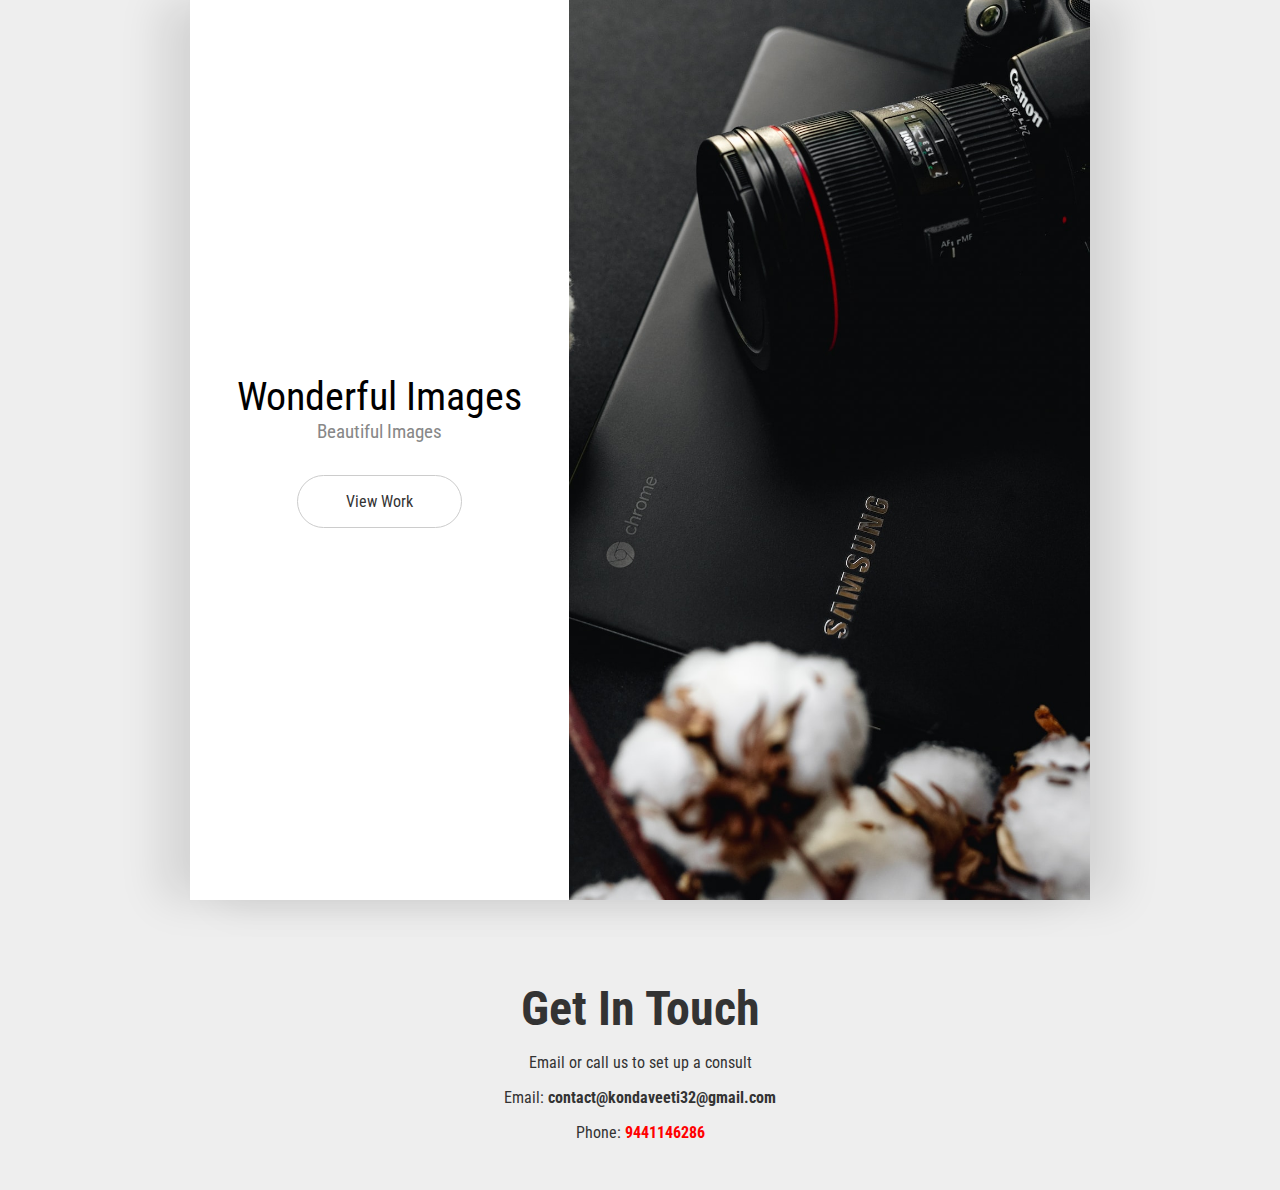
<file: index.html>
<!DOCTYPE html>
<html lang="en">
<head>
    <meta charset="UTF-8">
    <meta name="viewport" content="width=device-width,
    initial-scale=1.0">
    <meta http-equiv="X-UA-Compatible" content="ie=edge">
    <link rel="stylesheet" href="style.css">
    <title>Photography project</title>
</head>

<body>
    <main>
        <!--Landing Area-->
        <div id="landing">
            <div id="landing-text">
                <div id="landing-text-inner">
                    <h1>Wonderful Images</h1>
                    <h2>Beautiful Images</h2>
                    <a href="work.html" class="btn" id="view-work">
                        View Work
                    </a>
                </div>
            </div>
            <div id="landing-image"></div>
        </div>
        
    </main>

    <footer>
        <h3>Get In Touch</h3>
        <p>Email or call us to set up a consult</p>
        <p>Email: <strong>contact@kondaveeti32@gmail.com</strong></p>
        <p>Phone:
            <a href="9441146286">
                <strong>9441146286</strong>
            </a>
        </p>
    </footer>

</body>
 
</html>
</file>
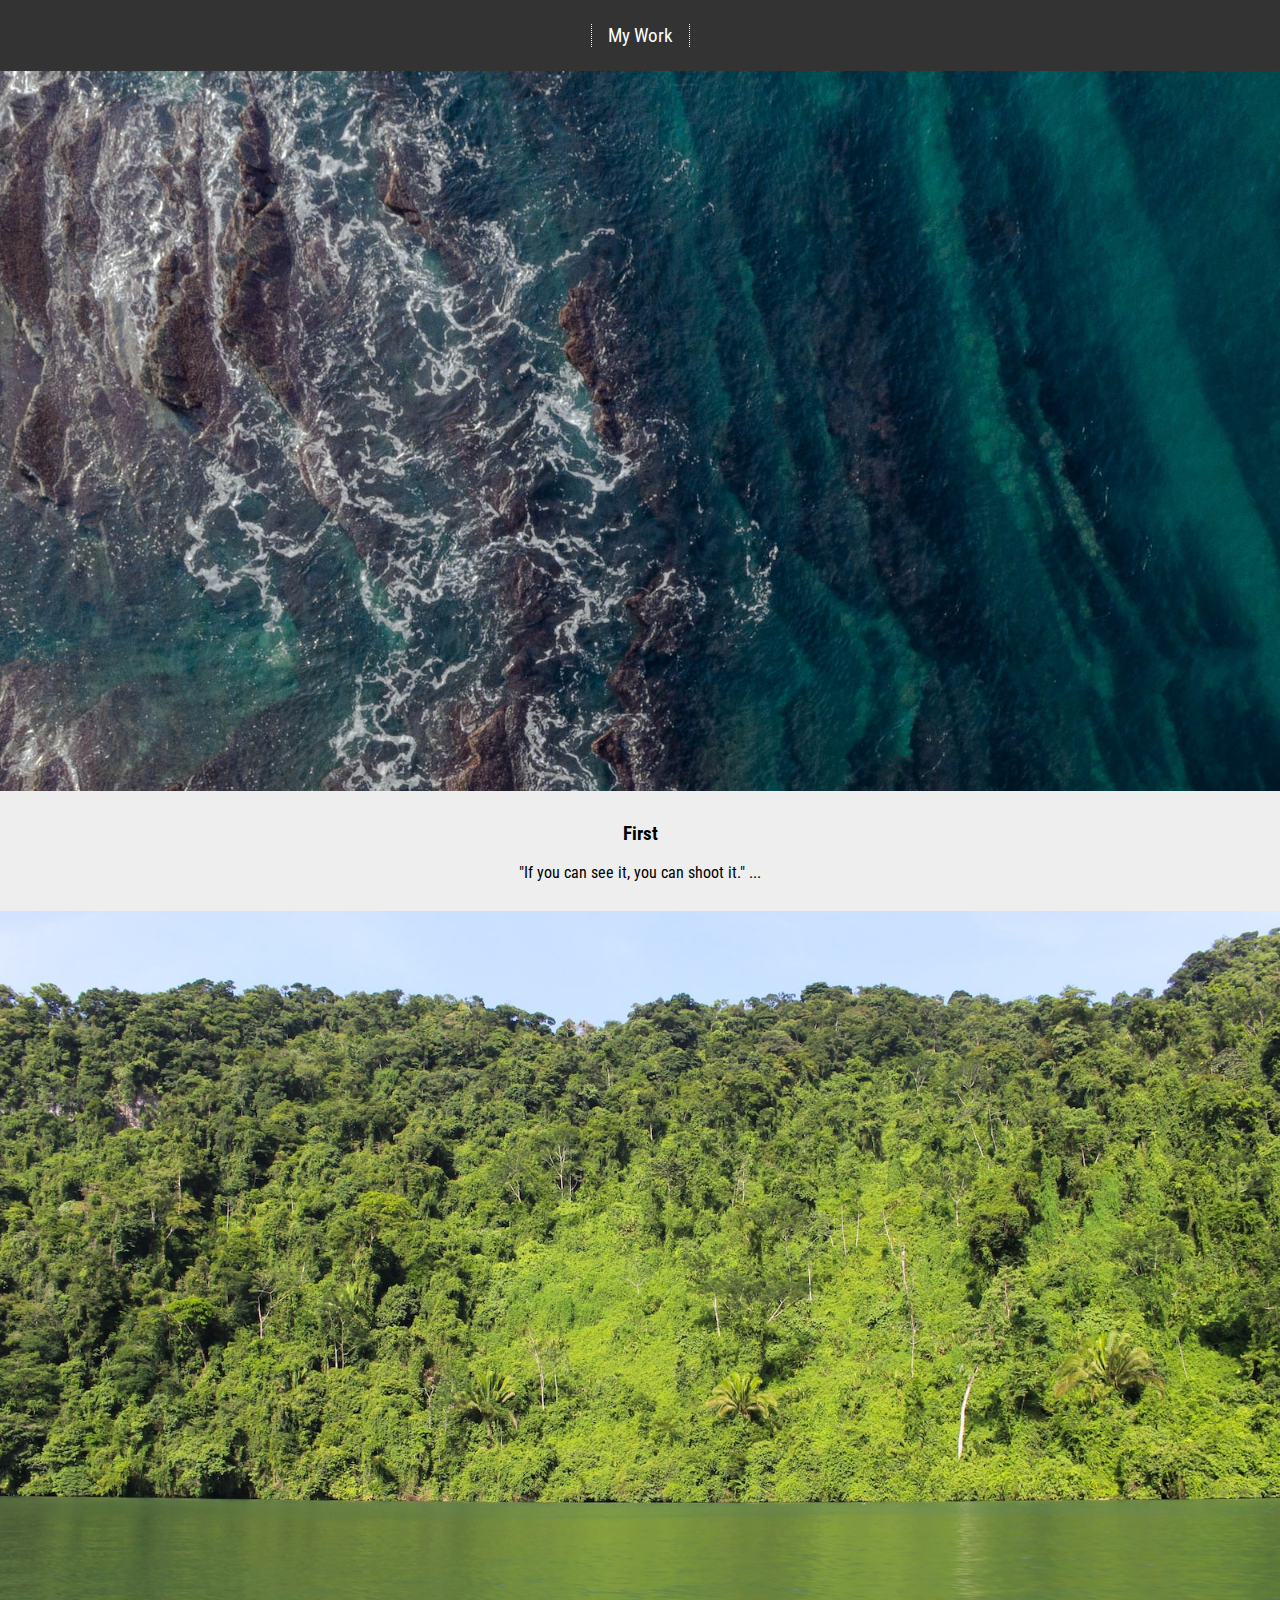
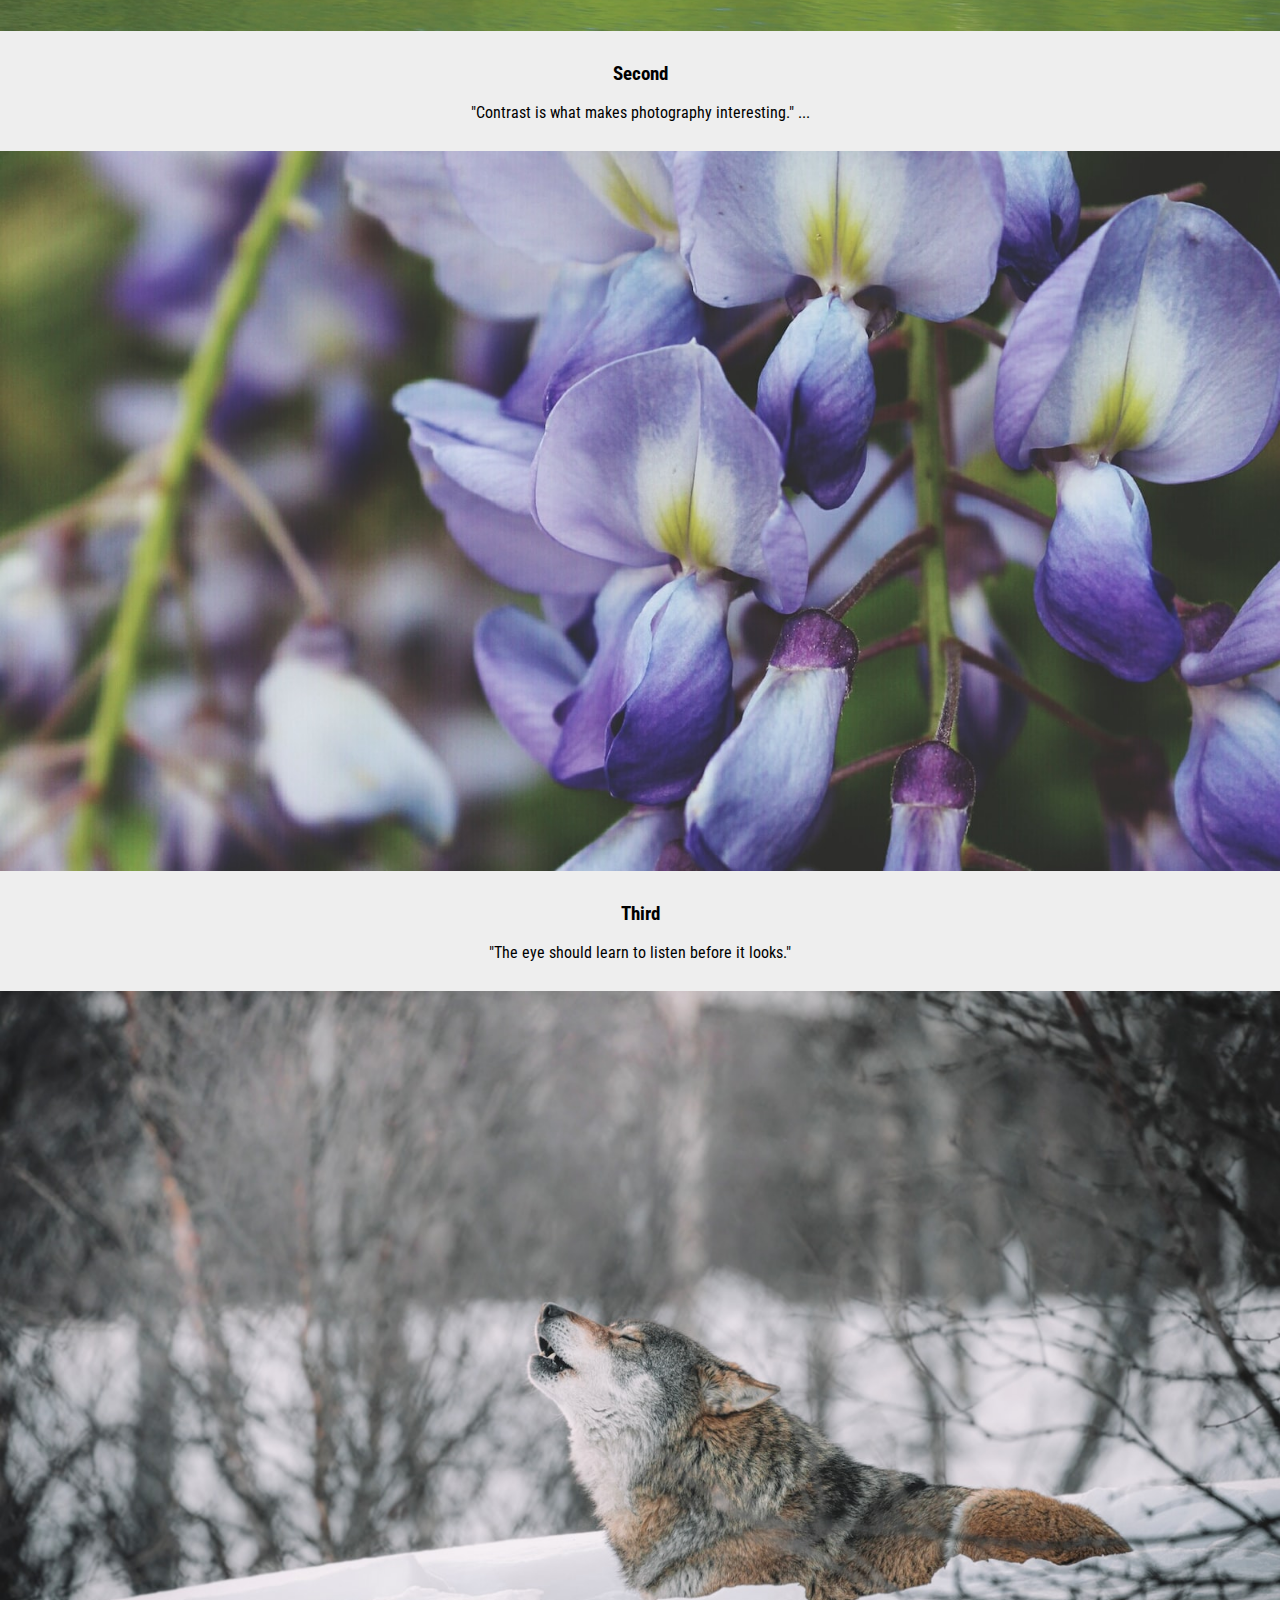
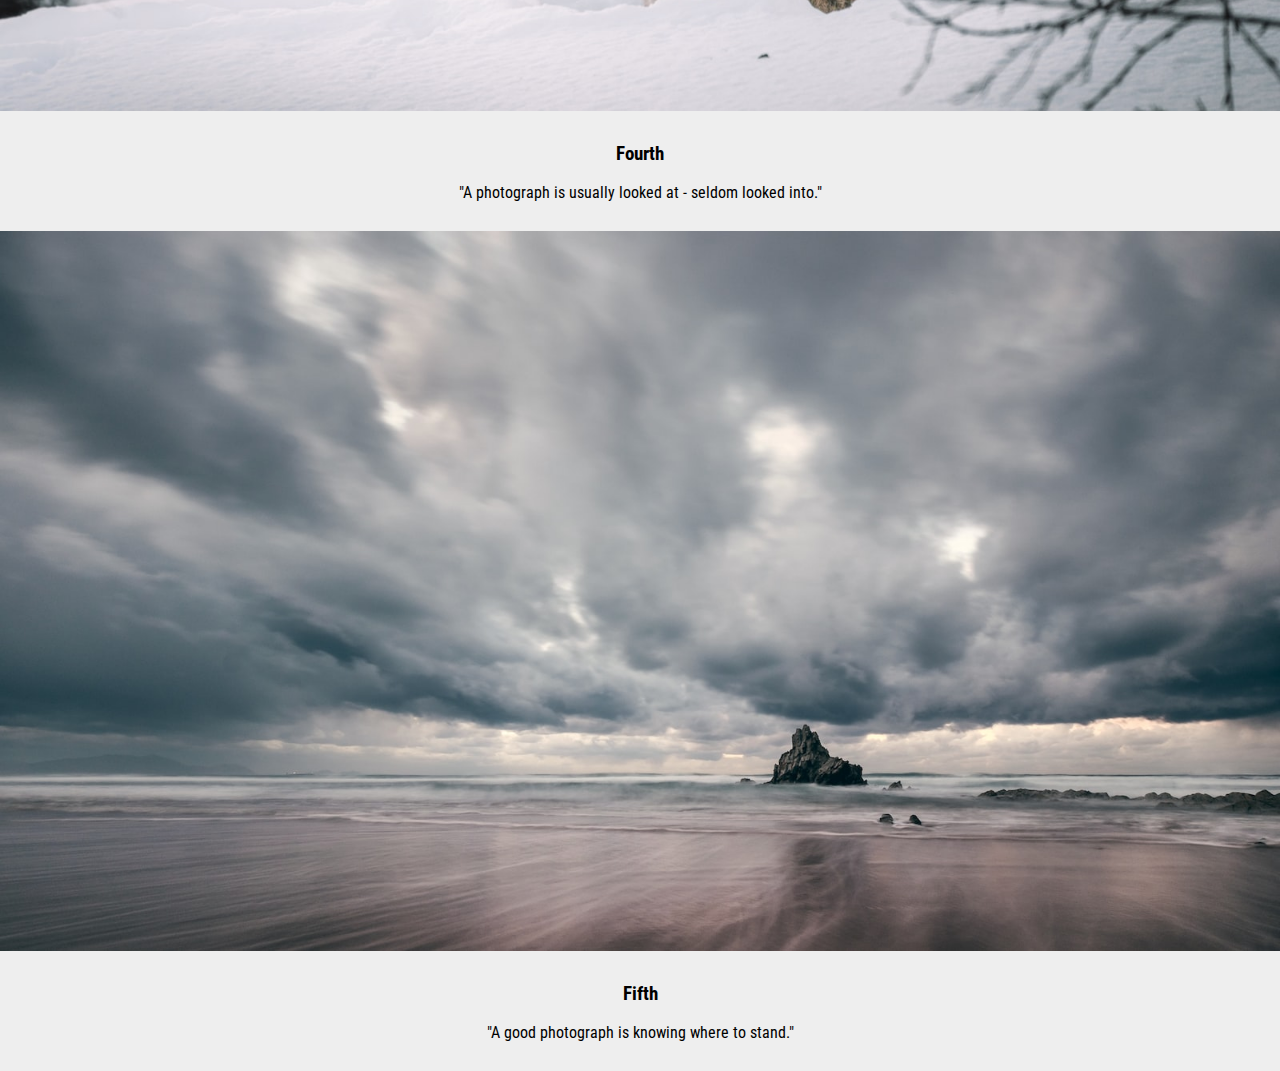
<file: work.html>
<!DOCTYPE html>
<html lang="en">
<head>
    <meta charset="UTF-8">
    <meta name="viewport" content="width=device-width, initial-scale=1.0">
    <link rel="stylesheet" href="style.css">
    <title>view-work</title>
</head>
<body>
    <div id="images">
        <div id="header">
            <h2>My Work</h2>
        </div>

        <img src="sea.jpg" alt="nature image">
        <div class="caption">
            <h3>First</h3>
            <p>"If you can see it, you can shoot it." ...</p>
        </div>
        <img src="forest.jpg" alt="nature image">
        <div class="caption">
            <h3>Second</h3>
            <p>"Contrast is what makes photography interesting." ...</p>
        </div>
        <img src="flowers.jpg"
        " alt="nature image">
        <div class="caption">
            <h3>Third</h3>
            <p>"The eye should learn to listen before it looks."</p>
        </div>
        <img src="snow dog.jpg"
        " alt="nature image">
        <div class="caption">
            <h3>Fourth</h3>
            <p>"A photograph is usually looked at - seldom looked into."</p>
        </div>
        <img src="sky.jpg"
        " alt="nature image">
        <div class="caption">
            <h3>Fifth</h3>
            <p>"A good photograph is knowing where to stand."</p>
        </div>
    </div>  
</body>
</html>
</file>
<file: style.css>
@import url('https://fonts.googleapis.com/css?family=Roboto+Condensed');

html {
    scroll-behavior: smooth;
}

body {
    font-family: 'Roboto Condensed', sans-serif;
    margin: 0;
    background: #eee;
    height: auto;
}

h1 {
    font-weight: 400;
    font-size: 2.5rem;
    text-transform: full-width;
    margin: 0;
}

h2 {
    font-weight: 400;
    font-size: 1.2rem;
    text-transform: capitalize;
    margin: 0;
}

img {
    display: block;
    width: 100%;
}

main {
    max-width: 900px;
    margin: auto;
    box-shadow: 30px 0px 40px rgba(0, 0, 0, 0.1), -30px 0px 40px rgba(0, 0, 0, 0.1)
}

#landing {
    background: #fff;
}

#landing-text {
    display: flex;
    flex: 0 1 40vw;
    height: 50vh;
    justify-content: center;
    align-items: center;
    text-align: center;
    padding-right: 1rem;
    padding-left: 1rem;
}

#landing-text h2 {
    color: #888;
}

#landing-image {
    background: url(samsung.jpg);
    background-position: center;
    background-size: cover;
    background-repeat: no-repeat;
    height: 50vh;
    flex: 0 1 60vw;
    margin: 0;
}

.btn {
    padding: 0.5rem 2rem;
    border: 1px solid #ccc;
    display: inline-block;
    margin: 2rem 0 0;
    border-radius: 50px;
    text-decoration: none;
    color: #333;
    transition: background 500ms ease;
}

.btn:hover {
    background: #f4f4f4;
}

#header {
    padding: 1.5rem;
    text-align: center;
    background: #333;
    color: #fff;
}

#header h2 {
    border-left: 1px dotted #fff;
    border-right: 1px dotted #fff;
    display: inline-block;
    padding-right: 1rem;
    padding-left: 1rem;
}

.caption {
    padding: 0.8rem;
    text-align: center;
}

footer {
    text-align: center;
    padding: 2rem 1rem;
    margin: auto;
    color: #333;
}

footer h3 {
    font-size: 3rem;
    margin-bottom: 0;
}

footer p a {
    text-decoration: none;
    color: red;
}

/*Screen Sizes 500px +*/

@media(min-width: 31.25rem) {
    #landing {
        display: flex;
        height: 100%;
    }

    #landing-text {
        height: 100vh;
    }

    #landing-image {
        height: 100vh;
    }
}

/*Screen Sizes 700px +*/

@media(min-width: 43.75rem) {
    .btn {
        padding: 1rem 3rem;
    }
}
</file>
